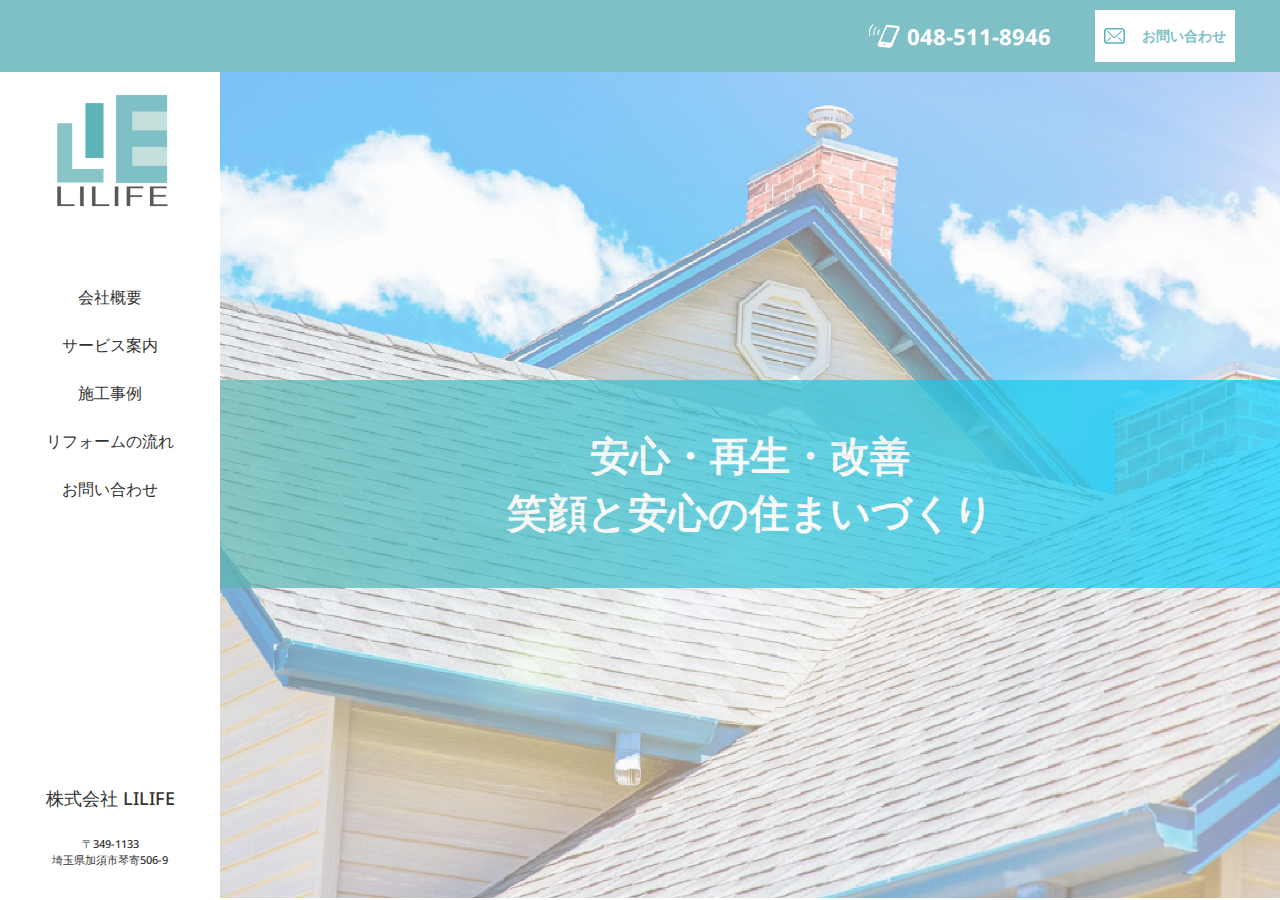
<file: index.html>
<!DOCTYPE html>
<html lang="ja">
<head>
    <meta charset="UTF-8">
    <title>LILIFE</title>
    <meta name="viewport" content="width=device-width, initial-scale=1.0">
    <meta name="description" content="安心・再生・改善 笑顔と安心の住まいづくり">
    <meta content="author" content="LiLife">
    <meta content="description" content="LiLife ">
    <meta property="og:image" content="https://lilife-inc.com/img/header/og.png" />
    <meta property="og:title" content="LILIFE｜安心・再生・改善 笑顔と安心の住まいづくり">
    <meta property="og:description" content="LILIFE｜安心・再生・改善 笑顔と安心の住まいづくり">
    <meta property="og:url" content="https://lilife-inc.com/">
    <meta property="og:site_name" content="LILIFE">
    <meta property="og:image" content="https://lilife-inc.com/img/header/og.png">
    <meta property="og:image:type" content="image/png">
    <meta name="twitter:card" content="summary_large_image">
    <link rel="stylesheet" href="./style.css">

    <!-- fontt-family -->
    <link rel="preconnect" href="https://fonts.googleapis.com">
    <link rel="preconnect" href="https://fonts.gstatic.com" crossorigin>
    <link href="https://fonts.googleapis.com/css2?family=Gothic+A1:wght@300;400;500;600;700;800;900&family=Noto+Sans:wght@400;500;600;700;800;900&display=swap" rel="stylesheet">
    <link rel="icon" type="image/x-icon" href="./img/header/logo.png">

</head>
<body>
    <header class="header">
        <ul class="header__contacts">
            <li class="header__contact">
                <svg xmlns="http://www.w3.org/2000/svg" width="30.781" height="23.794" viewBox="0 0 30.781 23.794" class="phone__icon">
                    <g id="スマホアイコン_1_" data-name="スマホアイコン (1)" transform="translate(0 -58.102)">
                      <path id="Path_4" data-name="Path 4" d="M165.916,72.955a1.449,1.449,0,0,0-.446-.437l-.01-.014.009.012a1.35,1.35,0,0,0-.669-.249l-10.267-1.1a2.49,2.49,0,0,0-2.374,1.44L144.5,90.478a1.414,1.414,0,0,0-.072,1.021,1.8,1.8,0,0,0,1.609,1.6l.4.043,2.256.241,6.123.653c1.059.113,2.093.349,3-.274,1.007-.689,1.449-1.828,2.062-3.332,2.3-5.64,3.914-9.629,6.312-15.225a2.376,2.376,0,0,0,.271-.989h0A2.068,2.068,0,0,0,165.916,72.955Zm-14,17.878a1.218,1.218,0,0,1-1.151.66.548.548,0,0,1-.47-.824,1.212,1.212,0,0,1,1.146-.659A.55.55,0,0,1,151.921,90.833Zm5.737-1.806-10.341-1.1,6.265-14.618,10.34,1.1Z" transform="translate(-135.689 -12.275)" fill="#fff"/>
                      <path id="Path_5" data-name="Path 5" d="M4.718,58.922,3.94,58.1A12.61,12.61,0,0,0,.356,70.231l1.1-.267A11.484,11.484,0,0,1,4.718,58.922Z" transform="translate(0)" fill="#fff"/>
                      <path id="Path_6" data-name="Path 6" d="M70.63,106.758a9.282,9.282,0,0,0-.118,4.822l1.1-.268a8.153,8.153,0,0,1,2.319-7.845l-.778-.822A9.27,9.27,0,0,0,70.63,106.758Z" transform="translate(-66.027 -41.865)" fill="#fff"/>
                      <path id="Path_7" data-name="Path 7" d="M141.859,150.188a4.821,4.821,0,0,1,1.316-2.139l-.778-.821a5.939,5.939,0,0,0-1.694,5.735l1.1-.267A4.821,4.821,0,0,1,141.859,150.188Z" transform="translate(-132.083 -83.768)" fill="#fff"/>
                    </g>
                </svg>                  
                <span class="phone__number">048-511-8946</span>
            </li>
            <li class="header__contact">
                <a href="/pages/contact.html">

                    <svg xmlns="http://www.w3.org/2000/svg" width="21.04" height="15.878" viewBox="0 0 21.04 15.878" class="mail__icon">
                        <g id="Group_35" data-name="Group 35" transform="translate(-1182.48 -17.061)">
                          <g id="メールの無料アイコンその10" transform="translate(1182.48 -45.738)">
                            <path id="Path_1" data-name="Path 1" d="M20.016,63.822A3.488,3.488,0,0,0,17.545,62.8H3.495A3.494,3.494,0,0,0,0,66.293v8.89a3.494,3.494,0,0,0,3.495,3.495H17.545a3.494,3.494,0,0,0,3.495-3.495v-8.89A3.488,3.488,0,0,0,20.016,63.822Zm-.564,11.361a1.907,1.907,0,0,1-1.907,1.907H3.495a1.907,1.907,0,0,1-1.907-1.907v-8.89a1.907,1.907,0,0,1,1.907-1.907H17.545a1.907,1.907,0,0,1,1.907,1.907v8.89Z" transform="translate(0 0)" fill="#5db3b6"/>
                            <path id="Path_2" data-name="Path 2" d="M85.537,123.37l-6.229,6.266a.983.983,0,0,1-1.393,0l0,0-6.233-6.269-.675.672,6.228,6.264v0a1.936,1.936,0,0,0,2.744,0l.006-.006,6.225-6.261Z" transform="translate(-68.091 -58.082)" fill="#5db3b6"/>
                            <path id="Path_3" data-name="Path 3" d="M336.511,290.792l4.06,3.464.618-.725-4.061-3.464Z" transform="translate(-322.683 -217.929)" fill="#5db3b6"/>
                            <rect id="Rectangle_5" data-name="Rectangle 5" width="0.953" height="5.337" transform="translate(3.152 76.327) rotate(-130.458)" fill="#5db3b6"/>
                          </g>
                        </g>
                    </svg>

                    <span class="mail__info">お問い合わせ</span>

                </a>
            </li>
        </ul>
        <div class="header__nav">
            <img src="./img/header/logo.png" alt="header-nav-logo" width="100%" height="100%">
            <div class="hamburger">
                <span></span>
                <span></span>
            </div>
        </div>
        <ul class="header__links">
            <li class="header__link">
                <a href="./pages/profile.html">会社概要</a>
            </li>
            <li class="header__link">
                <a href="./pages/service.html">サービス案内</a>
            </li>
            <li class="header__link">
                <a href="./pages/construction.html">施工事例</a>
            </li>
            <li class="header__link">
                <a href="./pages/renovation.html">リフォームの流れ</a>
            </li>
            <li class="header__link">
                <a href="./pages/contact.html">お問い合わせ</a>
            </li>
            <li class="header__contact">
                <svg xmlns="http://www.w3.org/2000/svg" width="30.781" height="23.794" viewBox="0 0 30.781 23.794" class="phone__icon">
                    <g id="スマホアイコン_1_" data-name="スマホアイコン (1)" transform="translate(0 -58.102)">
                      <path id="Path_4" data-name="Path 4" d="M165.916,72.955a1.449,1.449,0,0,0-.446-.437l-.01-.014.009.012a1.35,1.35,0,0,0-.669-.249l-10.267-1.1a2.49,2.49,0,0,0-2.374,1.44L144.5,90.478a1.414,1.414,0,0,0-.072,1.021,1.8,1.8,0,0,0,1.609,1.6l.4.043,2.256.241,6.123.653c1.059.113,2.093.349,3-.274,1.007-.689,1.449-1.828,2.062-3.332,2.3-5.64,3.914-9.629,6.312-15.225a2.376,2.376,0,0,0,.271-.989h0A2.068,2.068,0,0,0,165.916,72.955Zm-14,17.878a1.218,1.218,0,0,1-1.151.66.548.548,0,0,1-.47-.824,1.212,1.212,0,0,1,1.146-.659A.55.55,0,0,1,151.921,90.833Zm5.737-1.806-10.341-1.1,6.265-14.618,10.34,1.1Z" transform="translate(-135.689 -12.275)" fill="#fff"/>
                      <path id="Path_5" data-name="Path 5" d="M4.718,58.922,3.94,58.1A12.61,12.61,0,0,0,.356,70.231l1.1-.267A11.484,11.484,0,0,1,4.718,58.922Z" transform="translate(0)" fill="#fff"/>
                      <path id="Path_6" data-name="Path 6" d="M70.63,106.758a9.282,9.282,0,0,0-.118,4.822l1.1-.268a8.153,8.153,0,0,1,2.319-7.845l-.778-.822A9.27,9.27,0,0,0,70.63,106.758Z" transform="translate(-66.027 -41.865)" fill="#fff"/>
                      <path id="Path_7" data-name="Path 7" d="M141.859,150.188a4.821,4.821,0,0,1,1.316-2.139l-.778-.821a5.939,5.939,0,0,0-1.694,5.735l1.1-.267A4.821,4.821,0,0,1,141.859,150.188Z" transform="translate(-132.083 -83.768)" fill="#fff"/>
                    </g>
                </svg>                  
                <span class="phone__number">048-511-8946</span>
            </li>
            <li class="header__contact">
                <a href="/pages/contact.html">

                    <svg xmlns="http://www.w3.org/2000/svg" width="21.04" height="15.878" viewBox="0 0 21.04 15.878" class="mail__icon">
                        <g id="Group_35" data-name="Group 35" transform="translate(-1182.48 -17.061)">
                          <g id="メールの無料アイコンその10" transform="translate(1182.48 -45.738)">
                            <path id="Path_1" data-name="Path 1" d="M20.016,63.822A3.488,3.488,0,0,0,17.545,62.8H3.495A3.494,3.494,0,0,0,0,66.293v8.89a3.494,3.494,0,0,0,3.495,3.495H17.545a3.494,3.494,0,0,0,3.495-3.495v-8.89A3.488,3.488,0,0,0,20.016,63.822Zm-.564,11.361a1.907,1.907,0,0,1-1.907,1.907H3.495a1.907,1.907,0,0,1-1.907-1.907v-8.89a1.907,1.907,0,0,1,1.907-1.907H17.545a1.907,1.907,0,0,1,1.907,1.907v8.89Z" transform="translate(0 0)" fill="#5db3b6"/>
                            <path id="Path_2" data-name="Path 2" d="M85.537,123.37l-6.229,6.266a.983.983,0,0,1-1.393,0l0,0-6.233-6.269-.675.672,6.228,6.264v0a1.936,1.936,0,0,0,2.744,0l.006-.006,6.225-6.261Z" transform="translate(-68.091 -58.082)" fill="#5db3b6"/>
                            <path id="Path_3" data-name="Path 3" d="M336.511,290.792l4.06,3.464.618-.725-4.061-3.464Z" transform="translate(-322.683 -217.929)" fill="#5db3b6"/>
                            <rect id="Rectangle_5" data-name="Rectangle 5" width="0.953" height="5.337" transform="translate(3.152 76.327) rotate(-130.458)" fill="#5db3b6"/>
                          </g>
                        </g>
                    </svg>

                    <span class="mail__info">お問い合わせ</span>

                </a>
            </li>
        </ul>
    </header>
    <app>
        <aside class="aside">
            <div class="aside__logo">
                <a href="/">
                    <img src="./img/header/logo.png" alt="page-logo" class="aside__logo" width="100%">
                </a>
            </div>
            <nav class="aside__navbar">
                <ul class="aside__navLinks">
                    <li class="aside__navLink">
                        <a href="./pages/profile.html">会社概要</a>
                    </li>
                    <li class="aside__navLink">
                        <a href="./pages/service.html">サービス案内</a>
                    </li>
                    <li class="aside__navLink">
                        <a href="./pages/construction.html">施工事例</a>
                    </li>
                    <li class="aside__navLink">
                        <a href="./pages/renovation.html">リフォームの流れ</a>
                    </li>
                    <li class="aside__navLink">
                        <a href="./pages/contact.html">お問い合わせ</a>
                    </li>
                </ul>
            </nav>
            <div class="aside__footer">
                <p class="aside__title">株式会社 LILIFE</p>
                <p class="aside__details">
                    〒349-1133 
                    <br>
                    埼玉県加須市琴寄506-9
                </p>
            </div>
        </aside>
        <main class="main">
            <section class="hero">
                <p class="hero__description">安心・再生・改善<br>笑顔と安心の住まいづくり</p>
            </section>
        </main>
    </app>
    <footer>
        株式会社 LILIFE 
        <br>
        <span>〒349-1133  埼玉県加須市琴寄506-9</span>
    </footer>
</body>
<script src="./assets/script.js"></script>
</html>
</file>
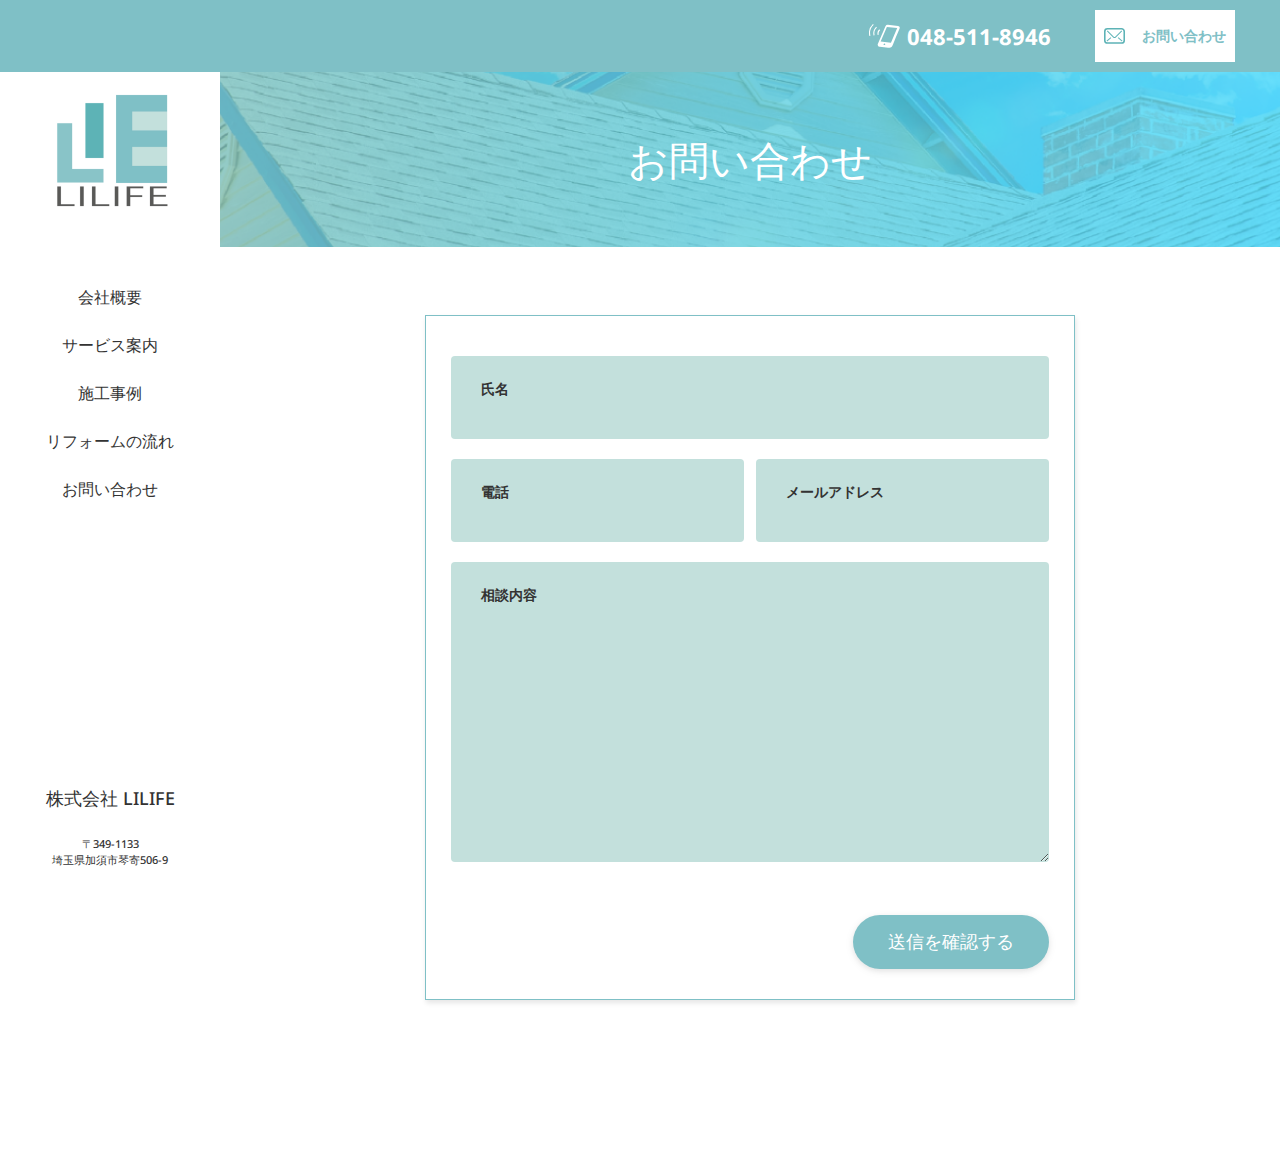
<file: pages/contact.html>
<!DOCTYPE html>
<html lang="ja">
    <head>
        <meta charset="UTF-8">
        <title>LILIFE | Renovation</title>
        <link rel="stylesheet" href="../style.css">
        <meta name="viewport" content="width=device-width, initial-scale=1.0">
        <meta name="description" content="安心・再生・改善 笑顔と安心の住まいづくり">
        <meta content="author" content="LiLife">
        <meta content="description" content="LiLife ">
        <meta property="og:image" content="https://lilife-inc.com/img/header/og.png" />
        <meta property="og:title" content="LILIFE｜安心・再生・改善 笑顔と安心の住まいづくり">
        <meta property="og:description" content="LILIFE｜安心・再生・改善 笑顔と安心の住まいづくり">
        <meta property="og:url" content="https://lilife-inc.com/">
        <meta property="og:site_name" content="LILIFE">
        <meta property="og:image" content="https://lilife-inc.com/img/header/og.png">
        <meta property="og:image:type" content="image/png">
        <meta name="twitter:card" content="summary_large_image">
    
    
        <!-- fontt-family -->
        <link rel="preconnect" href="https://fonts.googleapis.com">
        <link rel="preconnect" href="https://fonts.gstatic.com" crossorigin>
        <link href="https://fonts.googleapis.com/css2?family=Gothic+A1:wght@300;400;500;600;700;800;900&family=Noto+Sans:wght@400;500;600;700;800;900&display=swap" rel="stylesheet">
        <link rel="icon" type="image/x-icon" href="../img/header/logo.png">

    </head>
    <body>
        <header class="header">
            <ul class="header__contacts">
                <li class="header__contact">
                    <svg xmlns="http://www.w3.org/2000/svg" width="30.781" height="23.794" viewBox="0 0 30.781 23.794" class="phone__icon">
                        <g id="スマホアイコン_1_" data-name="スマホアイコン (1)" transform="translate(0 -58.102)">
                          <path id="Path_4" data-name="Path 4" d="M165.916,72.955a1.449,1.449,0,0,0-.446-.437l-.01-.014.009.012a1.35,1.35,0,0,0-.669-.249l-10.267-1.1a2.49,2.49,0,0,0-2.374,1.44L144.5,90.478a1.414,1.414,0,0,0-.072,1.021,1.8,1.8,0,0,0,1.609,1.6l.4.043,2.256.241,6.123.653c1.059.113,2.093.349,3-.274,1.007-.689,1.449-1.828,2.062-3.332,2.3-5.64,3.914-9.629,6.312-15.225a2.376,2.376,0,0,0,.271-.989h0A2.068,2.068,0,0,0,165.916,72.955Zm-14,17.878a1.218,1.218,0,0,1-1.151.66.548.548,0,0,1-.47-.824,1.212,1.212,0,0,1,1.146-.659A.55.55,0,0,1,151.921,90.833Zm5.737-1.806-10.341-1.1,6.265-14.618,10.34,1.1Z" transform="translate(-135.689 -12.275)" fill="#fff"/>
                          <path id="Path_5" data-name="Path 5" d="M4.718,58.922,3.94,58.1A12.61,12.61,0,0,0,.356,70.231l1.1-.267A11.484,11.484,0,0,1,4.718,58.922Z" transform="translate(0)" fill="#fff"/>
                          <path id="Path_6" data-name="Path 6" d="M70.63,106.758a9.282,9.282,0,0,0-.118,4.822l1.1-.268a8.153,8.153,0,0,1,2.319-7.845l-.778-.822A9.27,9.27,0,0,0,70.63,106.758Z" transform="translate(-66.027 -41.865)" fill="#fff"/>
                          <path id="Path_7" data-name="Path 7" d="M141.859,150.188a4.821,4.821,0,0,1,1.316-2.139l-.778-.821a5.939,5.939,0,0,0-1.694,5.735l1.1-.267A4.821,4.821,0,0,1,141.859,150.188Z" transform="translate(-132.083 -83.768)" fill="#fff"/>
                        </g>
                    </svg>                  
                    <span class="phone__number">048-511-8946</span>
                </li>
                <li class="header__contact">
                    <a href="/pages/contact.html">
    
                        <svg xmlns="http://www.w3.org/2000/svg" width="21.04" height="15.878" viewBox="0 0 21.04 15.878" class="mail__icon">
                            <g id="Group_35" data-name="Group 35" transform="translate(-1182.48 -17.061)">
                              <g id="メールの無料アイコンその10" transform="translate(1182.48 -45.738)">
                                <path id="Path_1" data-name="Path 1" d="M20.016,63.822A3.488,3.488,0,0,0,17.545,62.8H3.495A3.494,3.494,0,0,0,0,66.293v8.89a3.494,3.494,0,0,0,3.495,3.495H17.545a3.494,3.494,0,0,0,3.495-3.495v-8.89A3.488,3.488,0,0,0,20.016,63.822Zm-.564,11.361a1.907,1.907,0,0,1-1.907,1.907H3.495a1.907,1.907,0,0,1-1.907-1.907v-8.89a1.907,1.907,0,0,1,1.907-1.907H17.545a1.907,1.907,0,0,1,1.907,1.907v8.89Z" transform="translate(0 0)" fill="#5db3b6"/>
                                <path id="Path_2" data-name="Path 2" d="M85.537,123.37l-6.229,6.266a.983.983,0,0,1-1.393,0l0,0-6.233-6.269-.675.672,6.228,6.264v0a1.936,1.936,0,0,0,2.744,0l.006-.006,6.225-6.261Z" transform="translate(-68.091 -58.082)" fill="#5db3b6"/>
                                <path id="Path_3" data-name="Path 3" d="M336.511,290.792l4.06,3.464.618-.725-4.061-3.464Z" transform="translate(-322.683 -217.929)" fill="#5db3b6"/>
                                <rect id="Rectangle_5" data-name="Rectangle 5" width="0.953" height="5.337" transform="translate(3.152 76.327) rotate(-130.458)" fill="#5db3b6"/>
                              </g>
                            </g>
                        </svg>
    
                        <span class="mail__info">お問い合わせ</span>
    
                    </a>
                </li>
            </ul>
            <div class="header__nav">
                <a href="/">
                    <img src="../img/header/logo.png" alt="header-nav-logo" width="100%" height="100%">
                </a>
                <div class="hamburger">
                    <span></span>
                    <span></span>
                </div>
            </div>
            <ul class="header__links">
                <li class="header__link">
                    <a href="../pages/profile.html">会社概要</a>
                </li>
                <li class="header__link">
                    <a href="../pages/service.html">サービス案内</a>
                </li>
                <li class="header__link">
                    <a href="../pages/construction.html">施工事例</a>
                </li>
                <li class="header__link">
                    <a href="../pages/renovation.html">リフォームの流れ</a>
                </li>
                <li class="header__link">
                    <a href="./contact.html">お問い合わせ</a>
                </li>
                <li class="header__contact">
                    <svg xmlns="http://www.w3.org/2000/svg" width="30.781" height="23.794" viewBox="0 0 30.781 23.794" class="phone__icon">
                        <g id="スマホアイコン_1_" data-name="スマホアイコン (1)" transform="translate(0 -58.102)">
                          <path id="Path_4" data-name="Path 4" d="M165.916,72.955a1.449,1.449,0,0,0-.446-.437l-.01-.014.009.012a1.35,1.35,0,0,0-.669-.249l-10.267-1.1a2.49,2.49,0,0,0-2.374,1.44L144.5,90.478a1.414,1.414,0,0,0-.072,1.021,1.8,1.8,0,0,0,1.609,1.6l.4.043,2.256.241,6.123.653c1.059.113,2.093.349,3-.274,1.007-.689,1.449-1.828,2.062-3.332,2.3-5.64,3.914-9.629,6.312-15.225a2.376,2.376,0,0,0,.271-.989h0A2.068,2.068,0,0,0,165.916,72.955Zm-14,17.878a1.218,1.218,0,0,1-1.151.66.548.548,0,0,1-.47-.824,1.212,1.212,0,0,1,1.146-.659A.55.55,0,0,1,151.921,90.833Zm5.737-1.806-10.341-1.1,6.265-14.618,10.34,1.1Z" transform="translate(-135.689 -12.275)" fill="#fff"/>
                          <path id="Path_5" data-name="Path 5" d="M4.718,58.922,3.94,58.1A12.61,12.61,0,0,0,.356,70.231l1.1-.267A11.484,11.484,0,0,1,4.718,58.922Z" transform="translate(0)" fill="#fff"/>
                          <path id="Path_6" data-name="Path 6" d="M70.63,106.758a9.282,9.282,0,0,0-.118,4.822l1.1-.268a8.153,8.153,0,0,1,2.319-7.845l-.778-.822A9.27,9.27,0,0,0,70.63,106.758Z" transform="translate(-66.027 -41.865)" fill="#fff"/>
                          <path id="Path_7" data-name="Path 7" d="M141.859,150.188a4.821,4.821,0,0,1,1.316-2.139l-.778-.821a5.939,5.939,0,0,0-1.694,5.735l1.1-.267A4.821,4.821,0,0,1,141.859,150.188Z" transform="translate(-132.083 -83.768)" fill="#fff"/>
                        </g>
                    </svg>                  
                    <span class="phone__number">048-511-8946</span>
                </li>
                <li class="header__contact">
                    <a href="/pages/contact.html">
    
                        <svg xmlns="http://www.w3.org/2000/svg" width="21.04" height="15.878" viewBox="0 0 21.04 15.878" class="mail__icon">
                            <g id="Group_35" data-name="Group 35" transform="translate(-1182.48 -17.061)">
                              <g id="メールの無料アイコンその10" transform="translate(1182.48 -45.738)">
                                <path id="Path_1" data-name="Path 1" d="M20.016,63.822A3.488,3.488,0,0,0,17.545,62.8H3.495A3.494,3.494,0,0,0,0,66.293v8.89a3.494,3.494,0,0,0,3.495,3.495H17.545a3.494,3.494,0,0,0,3.495-3.495v-8.89A3.488,3.488,0,0,0,20.016,63.822Zm-.564,11.361a1.907,1.907,0,0,1-1.907,1.907H3.495a1.907,1.907,0,0,1-1.907-1.907v-8.89a1.907,1.907,0,0,1,1.907-1.907H17.545a1.907,1.907,0,0,1,1.907,1.907v8.89Z" transform="translate(0 0)" fill="#5db3b6"/>
                                <path id="Path_2" data-name="Path 2" d="M85.537,123.37l-6.229,6.266a.983.983,0,0,1-1.393,0l0,0-6.233-6.269-.675.672,6.228,6.264v0a1.936,1.936,0,0,0,2.744,0l.006-.006,6.225-6.261Z" transform="translate(-68.091 -58.082)" fill="#5db3b6"/>
                                <path id="Path_3" data-name="Path 3" d="M336.511,290.792l4.06,3.464.618-.725-4.061-3.464Z" transform="translate(-322.683 -217.929)" fill="#5db3b6"/>
                                <rect id="Rectangle_5" data-name="Rectangle 5" width="0.953" height="5.337" transform="translate(3.152 76.327) rotate(-130.458)" fill="#5db3b6"/>
                              </g>
                            </g>
                        </svg>
    
                        <span class="mail__info">お問い合わせ</span>
    
                    </a>
                </li>
            </ul>
        </header>
        <app>
            <aside class="aside">
                <div class="aside__logo">
                    <a href="/">
                        <img src="../img/header/logo.png" alt="page-logo" class="aside__logo" width="100%">
                    </a>
                </div>
                <nav class="aside__navbar">
                    <ul class="aside__navLinks">
                        <li class="aside__navLink">
                            <a href="./profile.html">会社概要</a>
                        </li>
                        <li class="aside__navLink">
                            <a href="./service.html">サービス案内</a>
                        </li>
                        <li class="aside__navLink">
                            <a href="./construction.html">施工事例</a>
                        </li>
                        <li class="aside__navLink">
                            <a href="./renovation.html">リフォームの流れ</a>
                        </li>
                        <li class="aside__navLink">
                            <a href="./contact.html">お問い合わせ</a>
                        </li>
                    </ul>
                </nav>
                <div class="aside__footer">
                    <p class="aside__title">株式会社 LILIFE</p>
                    <p class="aside__details">
                        〒349-1133 
                        <br>
                        埼玉県加須市琴寄506-9
                    </p>
                </div>
            </aside>
            <main class="main">
                <section class="contact">
                    <div class="page__banner">
                        <h2 class="page__title">お問い合わせ </h2>
                        <img src="../img/banner/page-banner.png" alt="page-top-banner" class="page__banner">
                    </div>
                    <div class="container">
                        <form class="row input-container" id="contactForm" action="https://formspree.io/f/xyyqeell" method="POST">
                            <div class="col-xs-12">
                                <div class="styled-input wide">
                                    <input type="text" required name="family_name" id="family_name" />
                                    <label>氏名</label> 
                                </div>
                            </div>
                            <div class="col-md-6 col-sm-12">
                                <div class="styled-input">
                                    <input type="text" required name="telephone" id="telephone" />
                                    <label>電話</label> 
                                </div>
                            </div>
                            <div class="col-md-6 col-sm-12">
                                <div class="styled-input" style="float:right;">
                                    <input type="text" required name="email" id="email"/>
                                    <label>メールアドレス</label> 
                                </div>
                            </div>
                            <div class="col-xs-12">
                                <div class="styled-input wide">
                                    <textarea required name="message" id="message"></textarea>
                                    <label>相談内容</label>
                                </div>
                            </div>
                            <div class="col-xs-12">
                                <button class="btn-lrg submit-btn" type="submit">送信を確認する</button>
                            </div>
                        </form>
                        <p id="errorMessages"></p>
                    </div>
                </section>
            </main>
        </app>
        <footer>
            株式会社 LILIFE 
            <br>
            <span>〒349-1133  埼玉県加須市琴寄506-9</span>
        </footer>
    </body>
    <script src="../assets/script.js"></script>
    <script src="https://smtpjs.com/v3/smtp.js"></script>
    </html>
</file>
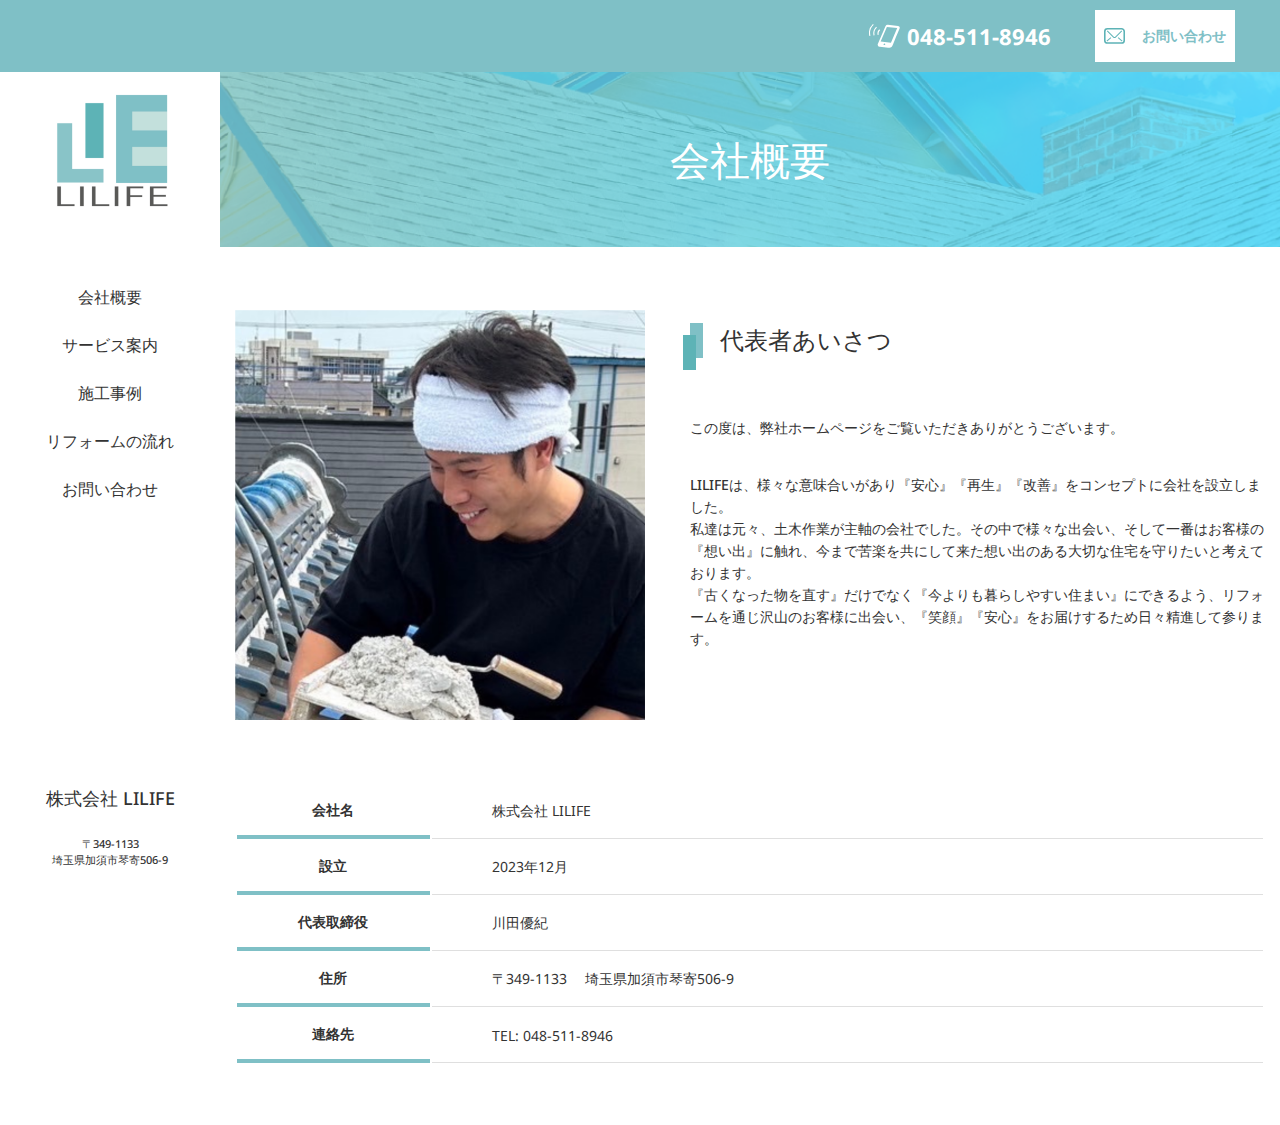
<file: pages/profile.html>
<!DOCTYPE html>
<html lang="ja">
    <head>
        <meta charset="UTF-8">
        <title>LILIFE | Profile</title>
        <link rel="stylesheet" href="../style.css">
        <meta name="viewport" content="width=device-width, initial-scale=1.0">
        <meta name="description" content="安心・再生・改善 笑顔と安心の住まいづくり">
        <meta content="author" content="LiLife">
        <meta content="description" content="LiLife ">
        <meta property="og:image" content="https://lilife-inc.com/img/header/og.png" />
        <meta property="og:title" content="LILIFE｜安心・再生・改善 笑顔と安心の住まいづくり">
        <meta property="og:description" content="LILIFE｜安心・再生・改善 笑顔と安心の住まいづくり">
        <meta property="og:url" content="https://lilife-inc.com/">
        <meta property="og:site_name" content="LILIFE">
        <meta property="og:image" content="https://lilife-inc.com/img/header/og.png">
        <meta property="og:image:type" content="image/png">
        <meta name="twitter:card" content="summary_large_image">
    
    
        <!-- fontt-family -->
        <link rel="preconnect" href="https://fonts.googleapis.com">
        <link rel="preconnect" href="https://fonts.gstatic.com" crossorigin>
        <link href="https://fonts.googleapis.com/css2?family=Gothic+A1:wght@300;400;500;600;700;800;900&family=Noto+Sans:wght@400;500;600;700;800;900&display=swap" rel="stylesheet">
        <link rel="icon" type="image/x-icon" href="../img/header/logo.png">

    
    </head>
    <body>
        <header class="header">
            <ul class="header__contacts">
                <li class="header__contact">
                    <svg xmlns="http://www.w3.org/2000/svg" width="30.781" height="23.794" viewBox="0 0 30.781 23.794" class="phone__icon">
                        <g id="スマホアイコン_1_" data-name="スマホアイコン (1)" transform="translate(0 -58.102)">
                          <path id="Path_4" data-name="Path 4" d="M165.916,72.955a1.449,1.449,0,0,0-.446-.437l-.01-.014.009.012a1.35,1.35,0,0,0-.669-.249l-10.267-1.1a2.49,2.49,0,0,0-2.374,1.44L144.5,90.478a1.414,1.414,0,0,0-.072,1.021,1.8,1.8,0,0,0,1.609,1.6l.4.043,2.256.241,6.123.653c1.059.113,2.093.349,3-.274,1.007-.689,1.449-1.828,2.062-3.332,2.3-5.64,3.914-9.629,6.312-15.225a2.376,2.376,0,0,0,.271-.989h0A2.068,2.068,0,0,0,165.916,72.955Zm-14,17.878a1.218,1.218,0,0,1-1.151.66.548.548,0,0,1-.47-.824,1.212,1.212,0,0,1,1.146-.659A.55.55,0,0,1,151.921,90.833Zm5.737-1.806-10.341-1.1,6.265-14.618,10.34,1.1Z" transform="translate(-135.689 -12.275)" fill="#fff"/>
                          <path id="Path_5" data-name="Path 5" d="M4.718,58.922,3.94,58.1A12.61,12.61,0,0,0,.356,70.231l1.1-.267A11.484,11.484,0,0,1,4.718,58.922Z" transform="translate(0)" fill="#fff"/>
                          <path id="Path_6" data-name="Path 6" d="M70.63,106.758a9.282,9.282,0,0,0-.118,4.822l1.1-.268a8.153,8.153,0,0,1,2.319-7.845l-.778-.822A9.27,9.27,0,0,0,70.63,106.758Z" transform="translate(-66.027 -41.865)" fill="#fff"/>
                          <path id="Path_7" data-name="Path 7" d="M141.859,150.188a4.821,4.821,0,0,1,1.316-2.139l-.778-.821a5.939,5.939,0,0,0-1.694,5.735l1.1-.267A4.821,4.821,0,0,1,141.859,150.188Z" transform="translate(-132.083 -83.768)" fill="#fff"/>
                        </g>
                    </svg>                  
                    <span class="phone__number">048-511-8946</span>
                </li>
                <li class="header__contact">
                    <a href="/pages/contact.html">
    
                        <svg xmlns="http://www.w3.org/2000/svg" width="21.04" height="15.878" viewBox="0 0 21.04 15.878" class="mail__icon">
                            <g id="Group_35" data-name="Group 35" transform="translate(-1182.48 -17.061)">
                              <g id="メールの無料アイコンその10" transform="translate(1182.48 -45.738)">
                                <path id="Path_1" data-name="Path 1" d="M20.016,63.822A3.488,3.488,0,0,0,17.545,62.8H3.495A3.494,3.494,0,0,0,0,66.293v8.89a3.494,3.494,0,0,0,3.495,3.495H17.545a3.494,3.494,0,0,0,3.495-3.495v-8.89A3.488,3.488,0,0,0,20.016,63.822Zm-.564,11.361a1.907,1.907,0,0,1-1.907,1.907H3.495a1.907,1.907,0,0,1-1.907-1.907v-8.89a1.907,1.907,0,0,1,1.907-1.907H17.545a1.907,1.907,0,0,1,1.907,1.907v8.89Z" transform="translate(0 0)" fill="#5db3b6"/>
                                <path id="Path_2" data-name="Path 2" d="M85.537,123.37l-6.229,6.266a.983.983,0,0,1-1.393,0l0,0-6.233-6.269-.675.672,6.228,6.264v0a1.936,1.936,0,0,0,2.744,0l.006-.006,6.225-6.261Z" transform="translate(-68.091 -58.082)" fill="#5db3b6"/>
                                <path id="Path_3" data-name="Path 3" d="M336.511,290.792l4.06,3.464.618-.725-4.061-3.464Z" transform="translate(-322.683 -217.929)" fill="#5db3b6"/>
                                <rect id="Rectangle_5" data-name="Rectangle 5" width="0.953" height="5.337" transform="translate(3.152 76.327) rotate(-130.458)" fill="#5db3b6"/>
                              </g>
                            </g>
                        </svg>
    
                        <span class="mail__info">お問い合わせ</span>
    
                    </a>
                </li>
            </ul>
            <div class="header__nav">
                <a href="/">
                    <img src="../img/header/logo.png" alt="header-nav-logo" width="100%" height="100%">
                </a>
                <div class="hamburger">
                    <span></span>
                    <span></span>
                </div>
            </div>
            <ul class="header__links">
                <li class="header__link">
                    <a href="../pages/profile.html">会社概要</a>
                </li>
                <li class="header__link">
                    <a href="../pages/service.html">サービス案内</a>
                </li>
                <li class="header__link">
                    <a href="../pages/construction.html">施工事例</a>
                </li>
                <li class="header__link">
                    <a href="../pages/renovation.html">リフォームの流れ</a>
                </li>
                <li class="header__link">
                    <a href="./contact.html">お問い合わせ</a>
                </li>
                <li class="header__contact">
                    <svg xmlns="http://www.w3.org/2000/svg" width="30.781" height="23.794" viewBox="0 0 30.781 23.794" class="phone__icon">
                        <g id="スマホアイコン_1_" data-name="スマホアイコン (1)" transform="translate(0 -58.102)">
                          <path id="Path_4" data-name="Path 4" d="M165.916,72.955a1.449,1.449,0,0,0-.446-.437l-.01-.014.009.012a1.35,1.35,0,0,0-.669-.249l-10.267-1.1a2.49,2.49,0,0,0-2.374,1.44L144.5,90.478a1.414,1.414,0,0,0-.072,1.021,1.8,1.8,0,0,0,1.609,1.6l.4.043,2.256.241,6.123.653c1.059.113,2.093.349,3-.274,1.007-.689,1.449-1.828,2.062-3.332,2.3-5.64,3.914-9.629,6.312-15.225a2.376,2.376,0,0,0,.271-.989h0A2.068,2.068,0,0,0,165.916,72.955Zm-14,17.878a1.218,1.218,0,0,1-1.151.66.548.548,0,0,1-.47-.824,1.212,1.212,0,0,1,1.146-.659A.55.55,0,0,1,151.921,90.833Zm5.737-1.806-10.341-1.1,6.265-14.618,10.34,1.1Z" transform="translate(-135.689 -12.275)" fill="#fff"/>
                          <path id="Path_5" data-name="Path 5" d="M4.718,58.922,3.94,58.1A12.61,12.61,0,0,0,.356,70.231l1.1-.267A11.484,11.484,0,0,1,4.718,58.922Z" transform="translate(0)" fill="#fff"/>
                          <path id="Path_6" data-name="Path 6" d="M70.63,106.758a9.282,9.282,0,0,0-.118,4.822l1.1-.268a8.153,8.153,0,0,1,2.319-7.845l-.778-.822A9.27,9.27,0,0,0,70.63,106.758Z" transform="translate(-66.027 -41.865)" fill="#fff"/>
                          <path id="Path_7" data-name="Path 7" d="M141.859,150.188a4.821,4.821,0,0,1,1.316-2.139l-.778-.821a5.939,5.939,0,0,0-1.694,5.735l1.1-.267A4.821,4.821,0,0,1,141.859,150.188Z" transform="translate(-132.083 -83.768)" fill="#fff"/>
                        </g>
                    </svg>                  
                    <span class="phone__number">048-511-8946</span>
                </li>
                <li class="header__contact">
                    <a href="/pages/contact.html">
    
                        <svg xmlns="http://www.w3.org/2000/svg" width="21.04" height="15.878" viewBox="0 0 21.04 15.878" class="mail__icon">
                            <g id="Group_35" data-name="Group 35" transform="translate(-1182.48 -17.061)">
                              <g id="メールの無料アイコンその10" transform="translate(1182.48 -45.738)">
                                <path id="Path_1" data-name="Path 1" d="M20.016,63.822A3.488,3.488,0,0,0,17.545,62.8H3.495A3.494,3.494,0,0,0,0,66.293v8.89a3.494,3.494,0,0,0,3.495,3.495H17.545a3.494,3.494,0,0,0,3.495-3.495v-8.89A3.488,3.488,0,0,0,20.016,63.822Zm-.564,11.361a1.907,1.907,0,0,1-1.907,1.907H3.495a1.907,1.907,0,0,1-1.907-1.907v-8.89a1.907,1.907,0,0,1,1.907-1.907H17.545a1.907,1.907,0,0,1,1.907,1.907v8.89Z" transform="translate(0 0)" fill="#5db3b6"/>
                                <path id="Path_2" data-name="Path 2" d="M85.537,123.37l-6.229,6.266a.983.983,0,0,1-1.393,0l0,0-6.233-6.269-.675.672,6.228,6.264v0a1.936,1.936,0,0,0,2.744,0l.006-.006,6.225-6.261Z" transform="translate(-68.091 -58.082)" fill="#5db3b6"/>
                                <path id="Path_3" data-name="Path 3" d="M336.511,290.792l4.06,3.464.618-.725-4.061-3.464Z" transform="translate(-322.683 -217.929)" fill="#5db3b6"/>
                                <rect id="Rectangle_5" data-name="Rectangle 5" width="0.953" height="5.337" transform="translate(3.152 76.327) rotate(-130.458)" fill="#5db3b6"/>
                              </g>
                            </g>
                        </svg>
    
                        <span class="mail__info">お問い合わせ</span>
    
                    </a>
                </li>
            </ul>
        </header>
        <app>
            <aside class="aside">
                <div class="aside__logo">
                    <a href="/">
                        <img src="../img/header/logo.png" alt="page-logo" class="aside__logo" width="100%">
                    </a>
                </div>
                <nav class="aside__navbar">
                    <ul class="aside__navLinks">
                        <li class="aside__navLink">
                            <a href="./profile.html">会社概要</a>
                        </li>
                        <li class="aside__navLink">
                            <a href="./service.html">サービス案内</a>
                        </li>
                        <li class="aside__navLink">
                            <a href="./construction.html">施工事例</a>
                        </li>
                        <li class="aside__navLink">
                            <a href="./renovation.html">リフォームの流れ</a>
                        </li>
                        <li class="aside__navLink">
                            <a href="./contact.html">お問い合わせ</a>
                        </li>
                    </ul>
                </nav>
                <div class="aside__footer">
                    <p class="aside__title">株式会社 LILIFE</p>
                    <p class="aside__details">
                        〒349-1133 
                        <br>
                        埼玉県加須市琴寄506-9
                    </p>
                </div>
            </aside>
            <main class="main">
                <section class="profile">
                    <div class="page__banner">
                        <h2 class="page__title">会社概要</h2>
                        <img src="../img/banner/page-banner.png" alt="page-top-banner" class="page__banner" loading="lazy">
                    </div>
                    <div class="container">
                        <div class="profile__row">
                            <div class="profile__col">
                                <img src="../img/all/profile-img.png" alt="profile-img" class="img__fluid">
                            </div>
                            <div class="profile__col">
                                <h2 class="heading__primary">代表者あいさつ</h2>
                                <div class="profile__description">
                                    <p class="text__general">
                                        この度は、弊社ホームページをご覧いただきありがとうございます。
                                    </p>
                                    <p class="text__general">
                                        LILIFEは、様々な意味合いがあり『安心』『再生』『改善』をコンセプトに会社を設立しました。
                                        <br>
                                        私達は元々、土木作業が主軸の会社でした。その中で様々な出会い、そして一番はお客様の『想い出』に触れ、今まで苦楽を共にして来た想い出のある大切な住宅を守りたいと考えております。
                                        <br>
                                        『古くなった物を直す』だけでなく『今よりも暮らしやすい住まい』にできるよう、リフォームを通じ沢山のお客様に出会い、『笑顔』『安心』をお届けするため日々精進して参ります。
                                    </p>
                                </div>
                            </div>
                        </div>
                        <table class="profile__table">
                            <tbody>
                                <tr>
                                    <th>会社名</th>
                                    <td>株式会社 LILIFE</td>
                                </tr>
                                <tr>
                                    <th>設立</th>
                                    <td>2023年12月</td>
                                </tr>
                                <tr>
                                    <th>代表取締役</th>
                                    <td>川田優紀</td>
                                </tr>
                                <tr>
                                    <th>住所</th>
                                    <td>〒349-1133 　埼玉県加須市琴寄506-9</td>
                                </tr>
                                <tr>
                                    <th>連絡先</th>
                                    <td>TEL: 048-511-8946</td>
                                </tr>
                            </tbody>
                        </table>
                    </div>
                </section>
            </main>
        </app>
        <footer>
            株式会社 LILIFE 
            <br>
            <span>〒349-1133  埼玉県加須市琴寄506-9</span>
        </footer>
    </body>
    <script src="../assets/script.js"></script>
    </html>
</file>
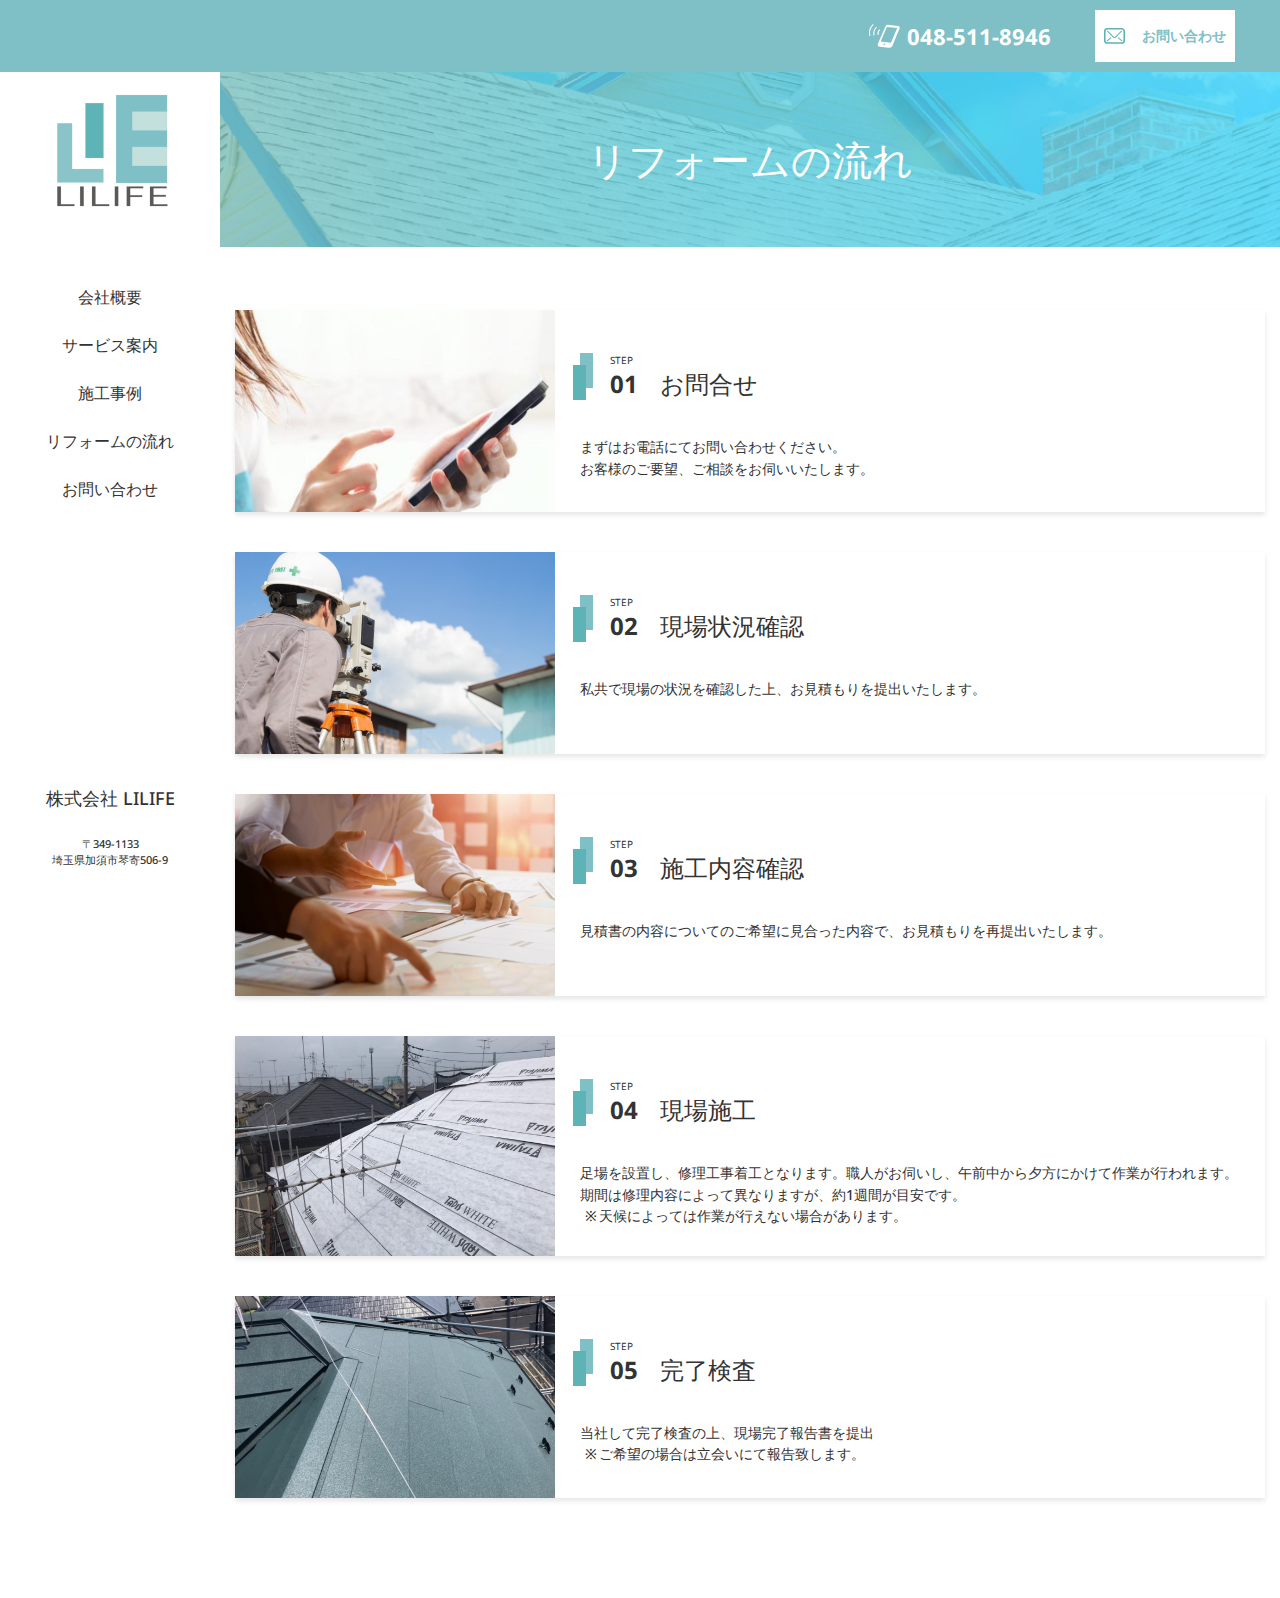
<file: pages/renovation.html>
<!DOCTYPE html>
<html lang="ja">
    <head>
        <meta charset="UTF-8">
        <title>LILIFE | Renovation</title>
        <link rel="stylesheet" href="../style.css">
        <meta name="viewport" content="width=device-width, initial-scale=1.0">
        <meta name="description" content="安心・再生・改善 笑顔と安心の住まいづくり">
        <meta content="author" content="LiLife">
        <meta content="description" content="LiLife ">
        <meta property="og:image" content="https://lilife-inc.com/img/header/og.png" />
        <meta property="og:title" content="LILIFE｜安心・再生・改善 笑顔と安心の住まいづくり">
        <meta property="og:description" content="LILIFE｜安心・再生・改善 笑顔と安心の住まいづくり">
        <meta property="og:url" content="https://lilife-inc.com/">
        <meta property="og:site_name" content="LILIFE">
        <meta property="og:image" content="https://lilife-inc.com/img/header/og.png">
        <meta property="og:image:type" content="image/png">
        <meta name="twitter:card" content="summary_large_image">
    
    
        <!-- fontt-family -->
        <link rel="preconnect" href="https://fonts.googleapis.com">
        <link rel="preconnect" href="https://fonts.gstatic.com" crossorigin>
        <link href="https://fonts.googleapis.com/css2?family=Gothic+A1:wght@300;400;500;600;700;800;900&family=Noto+Sans:wght@400;500;600;700;800;900&display=swap" rel="stylesheet">
        <link rel="icon" type="image/x-icon" href="../img/header/logo.png">

    </head>
    <body>
        <header class="header">
            <ul class="header__contacts">
                <li class="header__contact">
                    <svg xmlns="http://www.w3.org/2000/svg" width="30.781" height="23.794" viewBox="0 0 30.781 23.794" class="phone__icon">
                        <g id="スマホアイコン_1_" data-name="スマホアイコン (1)" transform="translate(0 -58.102)">
                          <path id="Path_4" data-name="Path 4" d="M165.916,72.955a1.449,1.449,0,0,0-.446-.437l-.01-.014.009.012a1.35,1.35,0,0,0-.669-.249l-10.267-1.1a2.49,2.49,0,0,0-2.374,1.44L144.5,90.478a1.414,1.414,0,0,0-.072,1.021,1.8,1.8,0,0,0,1.609,1.6l.4.043,2.256.241,6.123.653c1.059.113,2.093.349,3-.274,1.007-.689,1.449-1.828,2.062-3.332,2.3-5.64,3.914-9.629,6.312-15.225a2.376,2.376,0,0,0,.271-.989h0A2.068,2.068,0,0,0,165.916,72.955Zm-14,17.878a1.218,1.218,0,0,1-1.151.66.548.548,0,0,1-.47-.824,1.212,1.212,0,0,1,1.146-.659A.55.55,0,0,1,151.921,90.833Zm5.737-1.806-10.341-1.1,6.265-14.618,10.34,1.1Z" transform="translate(-135.689 -12.275)" fill="#fff"/>
                          <path id="Path_5" data-name="Path 5" d="M4.718,58.922,3.94,58.1A12.61,12.61,0,0,0,.356,70.231l1.1-.267A11.484,11.484,0,0,1,4.718,58.922Z" transform="translate(0)" fill="#fff"/>
                          <path id="Path_6" data-name="Path 6" d="M70.63,106.758a9.282,9.282,0,0,0-.118,4.822l1.1-.268a8.153,8.153,0,0,1,2.319-7.845l-.778-.822A9.27,9.27,0,0,0,70.63,106.758Z" transform="translate(-66.027 -41.865)" fill="#fff"/>
                          <path id="Path_7" data-name="Path 7" d="M141.859,150.188a4.821,4.821,0,0,1,1.316-2.139l-.778-.821a5.939,5.939,0,0,0-1.694,5.735l1.1-.267A4.821,4.821,0,0,1,141.859,150.188Z" transform="translate(-132.083 -83.768)" fill="#fff"/>
                        </g>
                    </svg>                  
                    <span class="phone__number">048-511-8946</span>
                </li>
                <li class="header__contact">
                    <a href="/pages/contact.html">
    
                        <svg xmlns="http://www.w3.org/2000/svg" width="21.04" height="15.878" viewBox="0 0 21.04 15.878" class="mail__icon">
                            <g id="Group_35" data-name="Group 35" transform="translate(-1182.48 -17.061)">
                              <g id="メールの無料アイコンその10" transform="translate(1182.48 -45.738)">
                                <path id="Path_1" data-name="Path 1" d="M20.016,63.822A3.488,3.488,0,0,0,17.545,62.8H3.495A3.494,3.494,0,0,0,0,66.293v8.89a3.494,3.494,0,0,0,3.495,3.495H17.545a3.494,3.494,0,0,0,3.495-3.495v-8.89A3.488,3.488,0,0,0,20.016,63.822Zm-.564,11.361a1.907,1.907,0,0,1-1.907,1.907H3.495a1.907,1.907,0,0,1-1.907-1.907v-8.89a1.907,1.907,0,0,1,1.907-1.907H17.545a1.907,1.907,0,0,1,1.907,1.907v8.89Z" transform="translate(0 0)" fill="#5db3b6"/>
                                <path id="Path_2" data-name="Path 2" d="M85.537,123.37l-6.229,6.266a.983.983,0,0,1-1.393,0l0,0-6.233-6.269-.675.672,6.228,6.264v0a1.936,1.936,0,0,0,2.744,0l.006-.006,6.225-6.261Z" transform="translate(-68.091 -58.082)" fill="#5db3b6"/>
                                <path id="Path_3" data-name="Path 3" d="M336.511,290.792l4.06,3.464.618-.725-4.061-3.464Z" transform="translate(-322.683 -217.929)" fill="#5db3b6"/>
                                <rect id="Rectangle_5" data-name="Rectangle 5" width="0.953" height="5.337" transform="translate(3.152 76.327) rotate(-130.458)" fill="#5db3b6"/>
                              </g>
                            </g>
                        </svg>
    
                        <span class="mail__info">お問い合わせ</span>
    
                    </a>
                </li>
            </ul>
            <div class="header__nav">
                <a href="/">
                    <img src="../img/header/logo.png" alt="header-nav-logo" width="100%" height="100%">
                </a>
                <div class="hamburger">
                    <span></span>
                    <span></span>
                </div>
            </div>
            <ul class="header__links">
                <li class="header__link">
                    <a href="../pages/profile.html">会社概要</a>
                </li>
                <li class="header__link">
                    <a href="../pages/service.html">サービス案内</a>
                </li>
                <li class="header__link">
                    <a href="../pages/construction.html">施工事例</a>
                </li>
                <li class="header__link">
                    <a href="../pages/renovation.html">リフォームの流れ</a>
                </li>
                <li class="header__link">
                    <a href="../pages/contact.html">お問い合わせ</a>
                </li>
                <li class="header__contact">
                    <svg xmlns="http://www.w3.org/2000/svg" width="30.781" height="23.794" viewBox="0 0 30.781 23.794" class="phone__icon">
                        <g id="スマホアイコン_1_" data-name="スマホアイコン (1)" transform="translate(0 -58.102)">
                          <path id="Path_4" data-name="Path 4" d="M165.916,72.955a1.449,1.449,0,0,0-.446-.437l-.01-.014.009.012a1.35,1.35,0,0,0-.669-.249l-10.267-1.1a2.49,2.49,0,0,0-2.374,1.44L144.5,90.478a1.414,1.414,0,0,0-.072,1.021,1.8,1.8,0,0,0,1.609,1.6l.4.043,2.256.241,6.123.653c1.059.113,2.093.349,3-.274,1.007-.689,1.449-1.828,2.062-3.332,2.3-5.64,3.914-9.629,6.312-15.225a2.376,2.376,0,0,0,.271-.989h0A2.068,2.068,0,0,0,165.916,72.955Zm-14,17.878a1.218,1.218,0,0,1-1.151.66.548.548,0,0,1-.47-.824,1.212,1.212,0,0,1,1.146-.659A.55.55,0,0,1,151.921,90.833Zm5.737-1.806-10.341-1.1,6.265-14.618,10.34,1.1Z" transform="translate(-135.689 -12.275)" fill="#fff"/>
                          <path id="Path_5" data-name="Path 5" d="M4.718,58.922,3.94,58.1A12.61,12.61,0,0,0,.356,70.231l1.1-.267A11.484,11.484,0,0,1,4.718,58.922Z" transform="translate(0)" fill="#fff"/>
                          <path id="Path_6" data-name="Path 6" d="M70.63,106.758a9.282,9.282,0,0,0-.118,4.822l1.1-.268a8.153,8.153,0,0,1,2.319-7.845l-.778-.822A9.27,9.27,0,0,0,70.63,106.758Z" transform="translate(-66.027 -41.865)" fill="#fff"/>
                          <path id="Path_7" data-name="Path 7" d="M141.859,150.188a4.821,4.821,0,0,1,1.316-2.139l-.778-.821a5.939,5.939,0,0,0-1.694,5.735l1.1-.267A4.821,4.821,0,0,1,141.859,150.188Z" transform="translate(-132.083 -83.768)" fill="#fff"/>
                        </g>
                    </svg>                  
                    <span class="phone__number">048-511-8946</span>
                </li>
                <li class="header__contact">
                    <a href="/pages/contact.html">
    
                        <svg xmlns="http://www.w3.org/2000/svg" width="21.04" height="15.878" viewBox="0 0 21.04 15.878" class="mail__icon">
                            <g id="Group_35" data-name="Group 35" transform="translate(-1182.48 -17.061)">
                              <g id="メールの無料アイコンその10" transform="translate(1182.48 -45.738)">
                                <path id="Path_1" data-name="Path 1" d="M20.016,63.822A3.488,3.488,0,0,0,17.545,62.8H3.495A3.494,3.494,0,0,0,0,66.293v8.89a3.494,3.494,0,0,0,3.495,3.495H17.545a3.494,3.494,0,0,0,3.495-3.495v-8.89A3.488,3.488,0,0,0,20.016,63.822Zm-.564,11.361a1.907,1.907,0,0,1-1.907,1.907H3.495a1.907,1.907,0,0,1-1.907-1.907v-8.89a1.907,1.907,0,0,1,1.907-1.907H17.545a1.907,1.907,0,0,1,1.907,1.907v8.89Z" transform="translate(0 0)" fill="#5db3b6"/>
                                <path id="Path_2" data-name="Path 2" d="M85.537,123.37l-6.229,6.266a.983.983,0,0,1-1.393,0l0,0-6.233-6.269-.675.672,6.228,6.264v0a1.936,1.936,0,0,0,2.744,0l.006-.006,6.225-6.261Z" transform="translate(-68.091 -58.082)" fill="#5db3b6"/>
                                <path id="Path_3" data-name="Path 3" d="M336.511,290.792l4.06,3.464.618-.725-4.061-3.464Z" transform="translate(-322.683 -217.929)" fill="#5db3b6"/>
                                <rect id="Rectangle_5" data-name="Rectangle 5" width="0.953" height="5.337" transform="translate(3.152 76.327) rotate(-130.458)" fill="#5db3b6"/>
                              </g>
                            </g>
                        </svg>
    
                        <span class="mail__info">お問い合わせ</span>
    
                    </a>
                </li>
            </ul>
        </header>
        <app>
            <aside class="aside">
                <div class="aside__logo">
                    <a href="/">
                        <img src="../img/header/logo.png" alt="page-logo" class="aside__logo" width="100%">
                    </a>
                </div>
                <nav class="aside__navbar">
                    <ul class="aside__navLinks">
                        <li class="aside__navLink">
                            <a href="./profile.html">会社概要</a>
                        </li>
                        <li class="aside__navLink">
                            <a href="./service.html">サービス案内</a>
                        </li>
                        <li class="aside__navLink">
                            <a href="./construction.html">施工事例</a>
                        </li>
                        <li class="aside__navLink">
                            <a href="./renovation.html">リフォームの流れ</a>
                        </li>
                        <li class="aside__navLink">
                            <a href="./contact.html">お問い合わせ</a>
                        </li>
                    </ul>
                </nav>
                <div class="aside__footer">
                    <p class="aside__title">株式会社 LILIFE</p>
                    <p class="aside__details">
                        〒349-1133 
                        <br>
                        埼玉県加須市琴寄506-9
                    </p>
                </div>
            </aside>
            <main class="main">
                <section class="renovation">
                    <div class="page__banner">
                        <h2 class="page__title">リフォームの流れ </h2>
                        <img src="../img/banner/page-banner.png" alt="page-top-banner" class="page__banner">
                    </div>
                    <div class="container">
                        <div class="renovation__wrapper">
                            <card class="renovation__type">
                                <img src="../img/renovation/renovation_01.jpg" alt="renovation-type-hero" width="100%" class="img__fluid">
                                <article class="renovation__article">
                                    <h2 class="heading__primary"><span>STEP<span class="text__bold">01</span></span>お問合せ</h2>
                                    <div class="renovation__content">
                                        <p class="text__general">
                                            まずはお電話にてお問い合わせください。<br>
                                            お客様のご要望、ご相談をお伺いいたします。
                                        </p>
                                    </div>
                                </article>
                            </card>
                            <card class="renovation__type">
                                <img src="../img/renovation/renovation_02.jpg" alt="renovation-type-hero" width="100%" class="img__fluid">
                                <article class="renovation__article">
                                    <h2 class="heading__primary"><span>STEP<span>02</span></span>現場状況確認</h2>
                                    <div class="renovation__content">
                                        <p class="text__general">
                                            私共で現場の状況を確認した上、お見積もりを提出いたします。
                                        </p>
                                    </div>
                                </article>
                            </card>
                            <card class="renovation__type">
                                <img src="../img/renovation/renovation_03.jpg" alt="renovation-type-hero" width="100%" class="img__fluid">
                                <article class="renovation__article">
                                    <h2 class="heading__primary"><span>STEP<span>03</span></span>施工内容確認</h2>
                                    <div class="renovation__content">
                                        <p class="text__general">
                                            見積書の内容についてのご希望に見合った内容で、お見積もりを再提出いたします。
                                        </p>
                                    </div>
                                </article>
                            </card>
                            <card class="renovation__type">
                                <img src="../img/renovation/renovation_04.jpg" alt="renovation-type-hero" width="100%" class="img__fluid">
                                <article class="renovation__article">
                                    <h2 class="heading__primary"><span>STEP<span>04</span></span>現場施工</h2>
                                    <div class="renovation__content">
                                        <p class="text__general">
                                            足場を設置し、修理工事着工となります。職人がお伺いし、午前中から夕方にかけて作業が行われます。<br>期間は修理内容によって異なりますが、約1週間が目安です。
                                        </p>
                                        <ul class="common__notes">
                                            <li class="common__note">天候によっては作業が行えない場合があります。</li>
                                        </ul>
                                    </div>
                                </article>
                            </card>
                            <card class="renovation__type">
                                <img src="../img/renovation/renovation_05.jpg" alt="renovation-type-hero" width="100%" class="img__fluid">
                                <article class="renovation__article">
                                    <h2 class="heading__primary"><span>STEP<span>05</span></span>完了検査</h2>
                                    <div class="renovation__content">
                                        <p class="text__general">
                                            当社して完了検査の上、現場完了報告書を提出
                                        </p>
                                        <ul class="common__notes">
                                            <li class="common__note">ご希望の場合は立会いにて報告致します。</li>
                                        </ul>
                                    </div>
                                </article>
                            </card>
                        </div>
                    </div>
                </section>
            </main>
        </app>
        <footer>
            株式会社 LILIFE 
            <br>
            <span>〒349-1133  埼玉県加須市琴寄506-9</span>
        </footer>
    </body>
    <script src="../assets/script.js"></script>
    </html>
</file>
<file: style.css>
@charset "UTF-8";
*, *::after, ::before {
  padding: 0;
  margin: 0;
  box-sizing: border-box;
}

html {
  font-size: 10px;
  -webkit-user-select: none; /* Safari */ /* IE 10 and IE 11 */
  -moz-user-select: none;
       user-select: none;
}

body {
  font-family: "Noto Sans", sans-serif;
  color: #333333;
  position: relative;
}

:root {
  --color-primary:#7FC0C6;
  --color-white: #fff;
}

li {
  list-style: none;
}

a {
  text-decoration: none;
  color: inherit;
}

button {
  border: none;
}

dialog {
  border: none;
}

.img__fluid {
  max-width: 100%;
  height: auto;
}

.page__banner {
  width: 100%;
  object-fit: cover;
  -o-object-fit: cover;
  -o-object-position: center;
     object-position: center;
  aspect-ratio: 6/1;
  position: relative;
}

.page__title {
  font-size: 4rem;
  font-weight: 500;
  color: var(--color-white);
  position: absolute;
  top: 50%;
  left: 50%;
  transform: translate(-50%, -50%);
  z-index: 2;
}

@media (max-width: 768px) {
  .page__banner {
    min-height: 10rem;
  }
  .page__title {
    font-size: 2.2rem;
  }
}
.container {
  max-width: 1100px;
  width: 100%;
  margin-inline: auto;
  padding-inline: 15px;
}

@media (max-width: 767px) {
  .container {
    padding-inline: 10px;
    width: 100%;
  }
}
h2.heading__primary {
  font-size: 2.4rem;
  font-weight: 500;
  padding-left: 3rem;
  padding-top: 1.3rem;
  position: relative;
}
h2.heading__primary::after {
  position: absolute;
  content: "";
  top: 25px;
  left: -7px;
  width: 1.3rem;
  height: 35px;
  background-color: #5DB3B6;
  z-index: 2;
}
h2.heading__primary::before {
  position: absolute;
  content: "";
  top: 13px;
  left: 0px;
  width: 1.3rem;
  height: 35px;
  background-color: #7FC0C6;
}

h2.heading__primary:has(span) span {
  font-size: 1rem;
  font-weight: 400;
  display: inline-block;
  margin-right: 1.1rem;
  margin-bottom: -5px;
}
h2.heading__primary:has(span) span span {
  font-size: 2.4rem;
  font-weight: 700;
  display: block;
}

.text__general {
  font-size: 14px;
  font-weight: 500;
  line-height: 1.5714285714;
}

.text__general:not(.renovation__content .text__general) {
  margin-bottom: 3.5rem;
}

.common__notes {
  margin-left: 0.5rem;
}
.common__note {
  font-size: 1.4rem;
  font-weight: 500;
  padding-left: 1.4rem;
  position: relative;
}
.common__note::before {
  position: absolute;
  content: "※";
  top: 0;
  left: 0;
}

dialog::backdrop {
  background-color: rgba(0, 0, 0, 0.3);
}

dialog {
  width: 100%;
  height: 100%;
  margin: auto;
  background-color: var(--color-primary);
  overflow: hidden;
}

.dialog__wrapper {
  width: 70%;
  height: 70%;
  margin: auto;
  transform: translateY(30%);
  position: relative;
  overflow: hidden;
}

.service__model--close {
  display: flex;
  align-items: center;
  justify-content: center;
  position: absolute;
  top: 10px;
  right: 10px;
  width: 60px;
  height: 60px;
  padding: 0.5rem;
  cursor: pointer;
  border-radius: 50%;
  background-color: var(--color-white);
  transition: 0.3s ease-in-out;
}

.service__model--close:hover {
  filter: brightness(0.9);
}

.service__model--close div {
  display: contents;
}

.service__model--close div span {
  display: block;
  width: 3px;
  height: 60%;
  background-color: var(--color-primary);
  transform-origin: center;
}

.service__model--close div span:first-of-type {
  transform: rotate(45deg) translate(0px, -2px);
}

.service__model--close div span:last-of-type {
  transform: rotate(-45deg) translate(-1px, -3px);
}

@media (max-width: 768px) {
  h2.heading__primary {
    padding-left: 2rem;
    margin-left: 1rem;
    font-size: 2rem;
  }
  .text__general:not(.renovation__content .text__general) {
    margin-bottom: 2rem;
  }
  dialog {
    width: 100vw;
    height: 100%;
  }
  .dialog__wrapper {
    width: 80%;
  }
  .service__model--close {
    width: 40px;
    height: 40px;
  }
  .service__model--close div span {
    height: 70%;
  }
}
@media (max-width: 576px) {
  dialog {
    height: 50%;
  }
  .dialog__wrapper {
    width: 90%;
  }
}
.swiper {
  overflow: visible;
  position: absolute;
  top: 50%;
  left: 50%;
  transform: translate(-50%, -50%);
  padding-block: 4rem !important;
  padding-inline: 2rem;
}

.swiper-slide {
  background-position: center;
  background-size: cover;
  width: 200px;
  /*   height: 300px; */
  position: relative;
}

.swiper-slide.display {
  display: block !important;
}

.swiper-slide > div {
  text-align: center;
  display: none;
  opacity: 0;
}

.swiper-slide-active div {
  display: block;
  opacity: 1;
  z-index: 9;
}

.swiper-slide h2 {
  font-size: 1.2rem;
  font-family: "Libre Baskerville", serif;
  color: #fff;
}

.title {
  position: absolute;
  top: 50%;
  left: 50%;
  transform: translate(-50%, -50%);
}

.swiper-slide-active h2::after {
  animation: line 0.5s linear forwards;
}

.swiper-slide img {
  display: block;
  width: 100%;
  -o-object-fit: contain;
     object-fit: contain;
  aspect-ratio: 4/4;
  animation-name: zoom;
  animation-duration: 4s;
  animation-fill-mode: forwards;
}

@media (min-width: 768px) {
  .swiper-slide h2 {
    font-size: 2rem;
  }
}
/* Initially hide the previous and next slides */
.swiper-slide.swiper-slide-visible.swiper-slide-prev,
.swiper-slide.swiper-slide-visible.swiper-slide-next {
  opacity: 0;
  transition: opacity 0.3s ease;
}

.swiper-slide-active {
  opacity: 1 !important;
}

/* Show the previous and next slides when hovering on navigation buttons */
.swiper-button-prev:hover + .swiper .swiper-slide-prev,
.swiper-button-next:hover + .swiper .swiper-slide-next {
  opacity: 1 !important;
  transition: opacity 1s ease;
}

/* Adjust arrow position */
.mySwiper .swiper-button-next,
.mySwiper .swiper-button-prev {
  transform: translateY(-40%);
  height: 60px;
  width: 60px;
  background: #fff;
  border: 5px solid #fff;
  border-radius: 50%;
  bottom: 0 !important;
}

/* .swiper-button-prev,
.swiper-button-next {
  z-index: 99;
} */
.mySwiper [class^=swiper-button-]::after {
  content: "";
}

.mySwiper [class^=swiper-button-] {
  font-size: 20px;
  color: var(--color-primary);
}

.mySwiper {
  position: relative;
}

.mySwiper .swiper-button-next {
  right: 0;
}

.mySwiper .swiper-button-prev {
  left: 1px;
}

@media (max-width: 768px) {
  .mySwiper .swiper-button-next,
  .mySwiper .swiper-button-prev {
    width: 40px;
    height: 40px;
  }
}
.profile__row {
  display: flex;
  margin-top: 6rem;
  gap: 4.5rem;
}
.profile__col:first-of-type {
  max-width: 410px;
  width: 100%;
}
.profile__col {
  flex-grow: 1;
}
.profile__description {
  margin-top: 6rem;
}
.profile__table {
  margin-block: 6rem;
  width: 100%;
}
.profile__table td {
  font-size: 1.4rem;
  font-weight: 400;
  padding-block: 1.5rem;
  padding-left: 6rem;
  border-bottom: 1px solid #DFDFDF;
}
.profile__table th {
  font-size: 1.4rem;
  font-weight: 700;
  padding-block: 1.5rem;
  border-bottom: 4px solid var(--color-primary);
}

@media (max-width: 996px) {
  .profile__row {
    flex-direction: column;
    gap: 2.4rem;
    align-items: center;
  }
  .profile__col .heading__primary {
    margin-left: 2.5rem;
  }
  .profile__description {
    margin-top: 4rem;
  }
  .profile__table {
    margin-block: 3rem 6rem;
  }
}
@media (max-width: 768px) {
  .profile__row {
    flex-direction: column;
    gap: 2.4rem;
  }
  .profile__description {
    margin-top: 3rem;
  }
  .profile__table {
    margin-block: 1rem 15rem;
  }
  .profile__table th, .profile__table td {
    font-size: 1.2rem;
  }
  .profile__col .heading__primary {
    margin-left: 1.5rem;
  }
}
.service__wrapper {
  display: flex;
  flex-wrap: wrap;
  gap: 3.4rem;
  margin-block: 6.2rem 10rem;
}
.service__type {
  width: calc(50% - 3.4rem);
  box-shadow: 1px 3px 3px rgba(0, 0, 0, 0.1);
  transition: all 0.3s ease-in-out;
  position: relative;
}
.service__type:hover::before {
  width: 100%;
}
.service__type::before {
  position: absolute;
  content: "";
  width: 0;
  height: 100%;
  transition: width 0.3s ease-in-out;
  background: linear-gradient(to right, #5DB6AF, #00CEFF);
  top: 0;
  left: 0;
  opacity: 0.2;
  z-index: 2;
}
.service__button {
  width: 100%;
  height: 100%;
  font-size: 2.4rem;
  font-weight: 400;
  padding-block: 2.4rem;
  text-align: center;
  position: relative;
  color: var(--color-black);
}
.service__button::before {
  position: absolute;
  content: "";
  top: 0;
  left: 0;
  height: 50%;
  width: 1.3rem;
  background-color: var(--color-primary);
  z-index: 2;
}
.service__button::after {
  position: absolute;
  content: "";
  bottom: 0;
  left: 0;
  height: 50%;
  width: 1.3rem;
  background-color: #C3E0DC;
  z-index: 2;
}
.service__triangle {
  position: absolute;
  top: 50%;
  right: 1.6rem;
  transform: translateY(-50%);
}

@media (max-width: 992px) {
  .service__type {
    width: 100%;
  }
}
@media (max-width: 768px) {
  .service__wrapper {
    padding-inline: 1rem;
    margin-block: 6.2rem 15rem;
  }
  .service__type {
    width: 100%;
  }
  .service__button {
    font-size: 1.6rem;
  }
}
.construction__wrapper {
  margin-block: 6.5rem;
}
.construction__type {
  width: calc(33.3333333333% - 9.6rem);
  margin-top: 5rem;
  display: flex;
  flex-direction: column;
  flex-grow: 1;
  max-width: 30%;
  position: relative;
  box-shadow: 0px 3px 5px rgba(0, 0, 0, 0.1);
}
.construction__type img {
  height: 242px;
}

.card__tag {
  width: -moz-fit-content;
  width: fit-content;
  font-size: 1.3rem;
  position: absolute;
  top: 0;
  left: 0;
  padding: 0.7rem 1.7rem;
  color: var(--color-white);
  background-color: var(--color-primary);
}
.card__wrapper {
  display: flex;
  flex-wrap: wrap;
  gap: 4.8rem;
}
.card__footer {
  display: flex;
  flex-grow: 1;
}
.card__description {
  font-size: 1.4rem;
  font-weight: 400;
  max-width: 55%;
  line-height: 1.5;
  padding: 0.7rem 0.5rem 0.7rem 2.2rem;
  display: flex;
  align-items: center;
}
.card__more {
  font-size: 1.6rem;
  font-weight: 400;
  line-height: 1.5625;
  color: var(--color-white);
  background-color: var(--color-primary);
  display: flex;
  align-items: center;
  margin-left: auto;
  padding: 1rem 3rem 1rem 1.3rem;
  position: relative;
  transition: 0.3s ease-in-out;
}
.card__more:hover {
  filter: brightness(0.9);
}
.card__triangle {
  position: absolute;
  height: 18px;
  width: 9px;
  top: 50%;
  right: 7px;
  transform: translateY(-50%);
}

@media (max-width: 1200px) {
  .construction__type {
    width: calc(50% - 2.4rem);
    max-width: unset;
  }
}
@media (max-width: 992px) {
  .construction__type {
    width: calc(50% - 2.4rem);
    max-width: unset;
  }
}
@media (max-width: 768px) {
  .construction__type {
    width: calc(50% - 2.4rem);
    max-width: unset;
  }
  .construction__wrapper {
    margin-block: 6.5rem 15rem;
  }
  .card__wrapper {
    gap: 2.8rem;
  }
  .card__more {
    font-size: 1.2rem;
  }
}
@media (max-width: 576px) {
  .construction__type {
    width: 100%;
    max-width: 90%;
    margin-inline: auto;
  }
  .construction__type:not(:first-of-type) {
    margin-top: 2.4rem;
  }
}
.renovation__wrapper {
  margin-block: 6rem 10rem;
  display: flex;
  flex-direction: column;
  gap: 4rem;
}
.renovation__type {
  display: flex;
  gap: 2.5rem;
  box-shadow: 0px 3px 5px rgba(0, 0, 0, 0.1);
  transition: all 0.3s ease-in-out;
}
.renovation__type img {
  max-width: 32rem;
  width: 100%;
}
.renovation__type:hover {
  box-shadow: 0px 3px 5px rgba(0, 0, 0, 0.2);
}
.renovation__article {
  padding-block: 3rem;
}
.renovation__content {
  margin-top: 3.5rem;
}

@media (max-width: 992px) {
  .renovation__type {
    flex-direction: row;
  }
}
@media (max-width: 768px) {
  .renovation__type {
    flex-direction: row;
    gap: 0.5rem;
  }
  .renovation__type img {
    max-width: 40%;
  }
  .renovation__article {
    padding-top: 0;
    padding-left: 1rem;
  }
  .renovation__wrapper {
    margin-block: 6.5rem 15rem;
  }
}
@media (max-width: 576px) {
  .renovation__type {
    flex-direction: column;
  }
  .renovation__type img {
    max-width: unset;
  }
}
input:focus ~ label, textarea:focus ~ label, input:valid ~ label, textarea:valid ~ label {
  font-size: 1.2rem;
  color: var(--color-black);
  top: -5px;
  transition: all 0.225s ease;
  font-weight: 500;
}

.styled-input {
  float: left;
  width: 293px;
  margin: 1rem 0;
  position: relative;
  border-radius: 4px;
}

@media only screen and (max-width: 768px) {
  .styled-input {
    width: 100%;
  }
}
.styled-input label {
  color: var(--color-black);
  font-size: 1.4rem;
  padding: 1.3rem 30px 1rem 30px;
  position: absolute;
  top: 10px;
  left: 0;
  transition: all 0.25s ease;
  pointer-events: none;
  font-weight: 700;
}

.styled-input.wide {
  width: 650px;
  max-width: 100%;
}

input,
textarea {
  padding: 30px;
  border: 0;
  width: 100%;
  font-size: 2rem;
  background-color: #c3e0dc;
  color: var(--color-black);
  border-radius: 4px;
  caret-color: var(--color-black);
}

input:focus,
textarea:focus {
  outline: 1px solid var(--color-primary);
  caret-color: var(--color-black);
}

input:focus ~ span,
textarea:focus ~ span {
  width: 100%;
  transition: all 0.075s ease;
}

textarea {
  width: 100%;
  min-height: 15em;
}

.input-container {
  width: 650px;
  min-height: 50vh;
  height: -moz-fit-content;
  height: fit-content;
  display: flow-root;
  max-width: 100%;
  margin: 6.5rem auto 15rem auto;
  box-shadow: 1px 3px 5px rgba(0, 0, 0, 0.1);
  border: 1px solid var(--color-primary);
  padding-inline: 2.5rem;
  padding-block: 3rem;
}

.submit-btn {
  float: right;
  padding: 7px 35px;
  border-radius: 60px;
  display: inline-block;
  background-color: var(--color-primary);
  color: white;
  font-size: 18px;
  cursor: pointer;
  box-shadow: 0 2px 5px 0 rgba(0, 0, 0, 0.06), 0 2px 10px 0 rgba(0, 0, 0, 0.07);
  transition: all 0.3s ease;
  padding-block: 1.5rem;
  margin-top: 4rem;
}

.submit-btn:hover {
  transform: translateY(1px);
  filter: opacity(0.7);
  box-shadow: 0 1px 1px 0 rgba(0, 0, 0, 0.1), 0 1px 1px 0 rgba(0, 0, 0, 0.09);
}

@media (max-width: 768px) {
  .submit-btn {
    display: block;
    width: 70%;
    margin-top: 3rem;
    margin-inline: auto;
    float: none;
    text-align: center;
    padding-block: 1.5rem;
  }
}
input[type=checkbox] + label {
  color: var(--color-black);
  font-style: italic;
}

input[type=checkbox]:checked + label {
  color: #f00;
  font-style: normal;
}

.header {
  padding-block: 1rem;
  padding-right: 4.5rem;
  background-color: var(--color-primary);
  position: fixed;
  top: 0;
  left: 0;
  width: 100%;
  z-index: 10;
}
.header__contacts {
  margin-left: auto;
  width: -moz-fit-content;
  width: fit-content;
  display: flex;
  gap: 2rem;
}
.header__contact:not(:last-of-type) {
  padding: 1.1rem 2.4rem;
}
.header__contact {
  font-size: 2.2rem;
  font-weight: 700;
  display: flex;
  align-items: center;
}
.header__contact:last-of-type {
  background-color: var(--color-white);
}
.header__contact .phone {
  display: flex;
  gap: 0.8rem;
  width: 3rem;
  height: 2.7rem;
}
.header__contact .phone__number {
  color: var(--color-white);
  margin-left: 0.7rem;
  display: inline-block;
}
.header__contact a {
  font-size: 2.2rem;
  font-weight: 700;
  padding: 1.1rem 0.9rem;
  display: flex;
  align-items: center;
  justify-content: center;
  transition: all 0.3s ease-in-out;
}
.header__contact a .mail__icon {
  margin-right: 1.7rem;
}
.header__contact a .mail__info {
  font-size: 1.4rem;
  color: var(--color-primary);
}
.header__contact a:hover {
  filter: brightness(0.8);
}
.header__nav {
  display: none;
}
.header__links {
  display: none;
}

@media (max-width: 768px) {
  .header {
    height: 2vh;
  }
  .header__contacts {
    display: none;
  }
  .header__nav {
    background-color: var(--color-white);
    width: 100vw;
    display: flex;
    align-items: center;
    justify-content: space-between;
    padding-inline: 2rem;
  }
  .header__nav img {
    width: 57px;
    height: 55px;
  }
  .header__links {
    width: 0%;
    height: calc(100vh - 25px);
    font-size: 1.6rem;
    background-color: #fff;
    color: var(--color-primary);
    display: flex;
    flex-direction: column;
    align-items: center;
    justify-content: center;
    gap: 2rem;
    visibility: hidden;
    position: absolute;
    right: 0;
    top: 25px;
    transition: all 0.3s ease-in-out;
  }
  .header__links .header__contact:nth-of-type(6) {
    display: none;
    background-color: var(--color-primary);
  }
  .header__links .header__contact:last-of-type {
    display: none;
    border: 1px solid var(--color-primary);
  }
  .header__link a {
    font-size: 1.6rem;
  }
  .header__links.is-open {
    width: 75%;
    visibility: visible;
  }
  .header__links.is-open .header__contact:nth-of-type(6) {
    animation-delay: 0.2s;
    display: block;
    background-color: var(--color-primary);
    width: 235px;
  }
  .header__links.is-open .header__contact:last-of-type {
    animation-delay: 0.3s;
    display: block;
    border: 1px solid var(--color-primary);
    width: 235px;
    text-align: center;
  }
  .hamburger {
    padding: 1rem;
    cursor: pointer;
    position: absolute;
    top: 25px;
    right: 7vw;
    z-index: 7;
  }
  .hamburger span {
    width: 30px;
    height: 2px;
    display: block;
    background-color: var(--color-primary);
    transition: transform 0.3s ease-in-out;
  }
  .hamburger span:last-of-type {
    margin-top: 1rem;
  }
  .hamburger.is-activ {
    animation: rotate-ham;
  }
  .hamburger.is-activ span:first-of-type {
    transform: rotate(45deg);
    transform-origin: bottom;
  }
  .hamburger.is-activ span:last-of-type {
    margin-top: 0 !important;
    transform: rotate(-45deg) translateX(2px);
    transform-origin: bottom;
  }
}
app {
  display: flex;
  margin-top: 70px;
}

.main {
  width: calc(100% - 22rem);
}

.aside {
  display: flex;
  flex-direction: column;
  max-width: 22rem;
  width: 100%;
  padding-bottom: 3rem;
  text-align: center;
  position: sticky;
  top: 70px;
  left: 0;
  background-color: var(--color-white);
  z-index: 6;
}
.aside__logo {
  max-width: 16.2rem;
  width: 100%;
  display: block;
  margin-inline: auto;
  margin-bottom: 3rem;
}
.aside__navbar {
  margin-inline: auto;
  font-size: 1.6rem;
  font-size: 500;
}
.aside__navbar .aside__navLinks {
  display: flex;
  flex-direction: column;
  gap: 2.5rem;
  align-items: center;
}
.aside__navbar .aside__navLink {
  transition: 0.3s ease-in-out;
}
.aside__navbar .aside__navLink:hover {
  opacity: 0.5;
}
.aside__footer {
  margin-top: auto;
}
.aside__footer .aside__title {
  font-size: 1.8rem;
  font-weight: 500;
  margin-bottom: 2.5rem;
}
.aside__footer .aside__details {
  font-size: 1.1rem;
  font-weight: 500;
}

@media (max-width: 768px) {
  .aside {
    display: none;
  }
}
.main {
  flex-grow: 1;
}

.hero {
  width: 100%;
  height: 100%;
  background-image: url(./img/home/hero_pc.png);
  background-position: top;
  background-size: cover;
  background-repeat: no-repeat;
  position: relative;
}
.hero__description {
  font-size: 4rem;
  font-weight: 600;
  width: 100%;
  padding-block: 4.7rem;
  text-align: center;
  background: linear-gradient(to right, #5DB6AF, #00CEFF);
  color: var(--color-white);
  opacity: 0.7;
  position: absolute;
  top: 50%;
  left: 0;
  transform: translateY(-50%);
}

@media (max-width: 768px) {
  .hero {
    height: calc(100vh - 102px);
  }
  .hero__description {
    font-size: 2.6rem;
  }
}
footer {
  padding-block: 2rem;
  text-align: center;
  font-size: 1.4rem;
  background-color: var(--color-primary);
  color: var(--color-white);
  position: absolute;
  bottom: 0;
  width: 100%;
  left: 0;
  display: none;
}
footer span {
  font-size: 1.1rem;
}

@media (max-width: 768px) {
  footer {
    display: block;
  }
}/*# sourceMappingURL=style.css.map */
</file>
